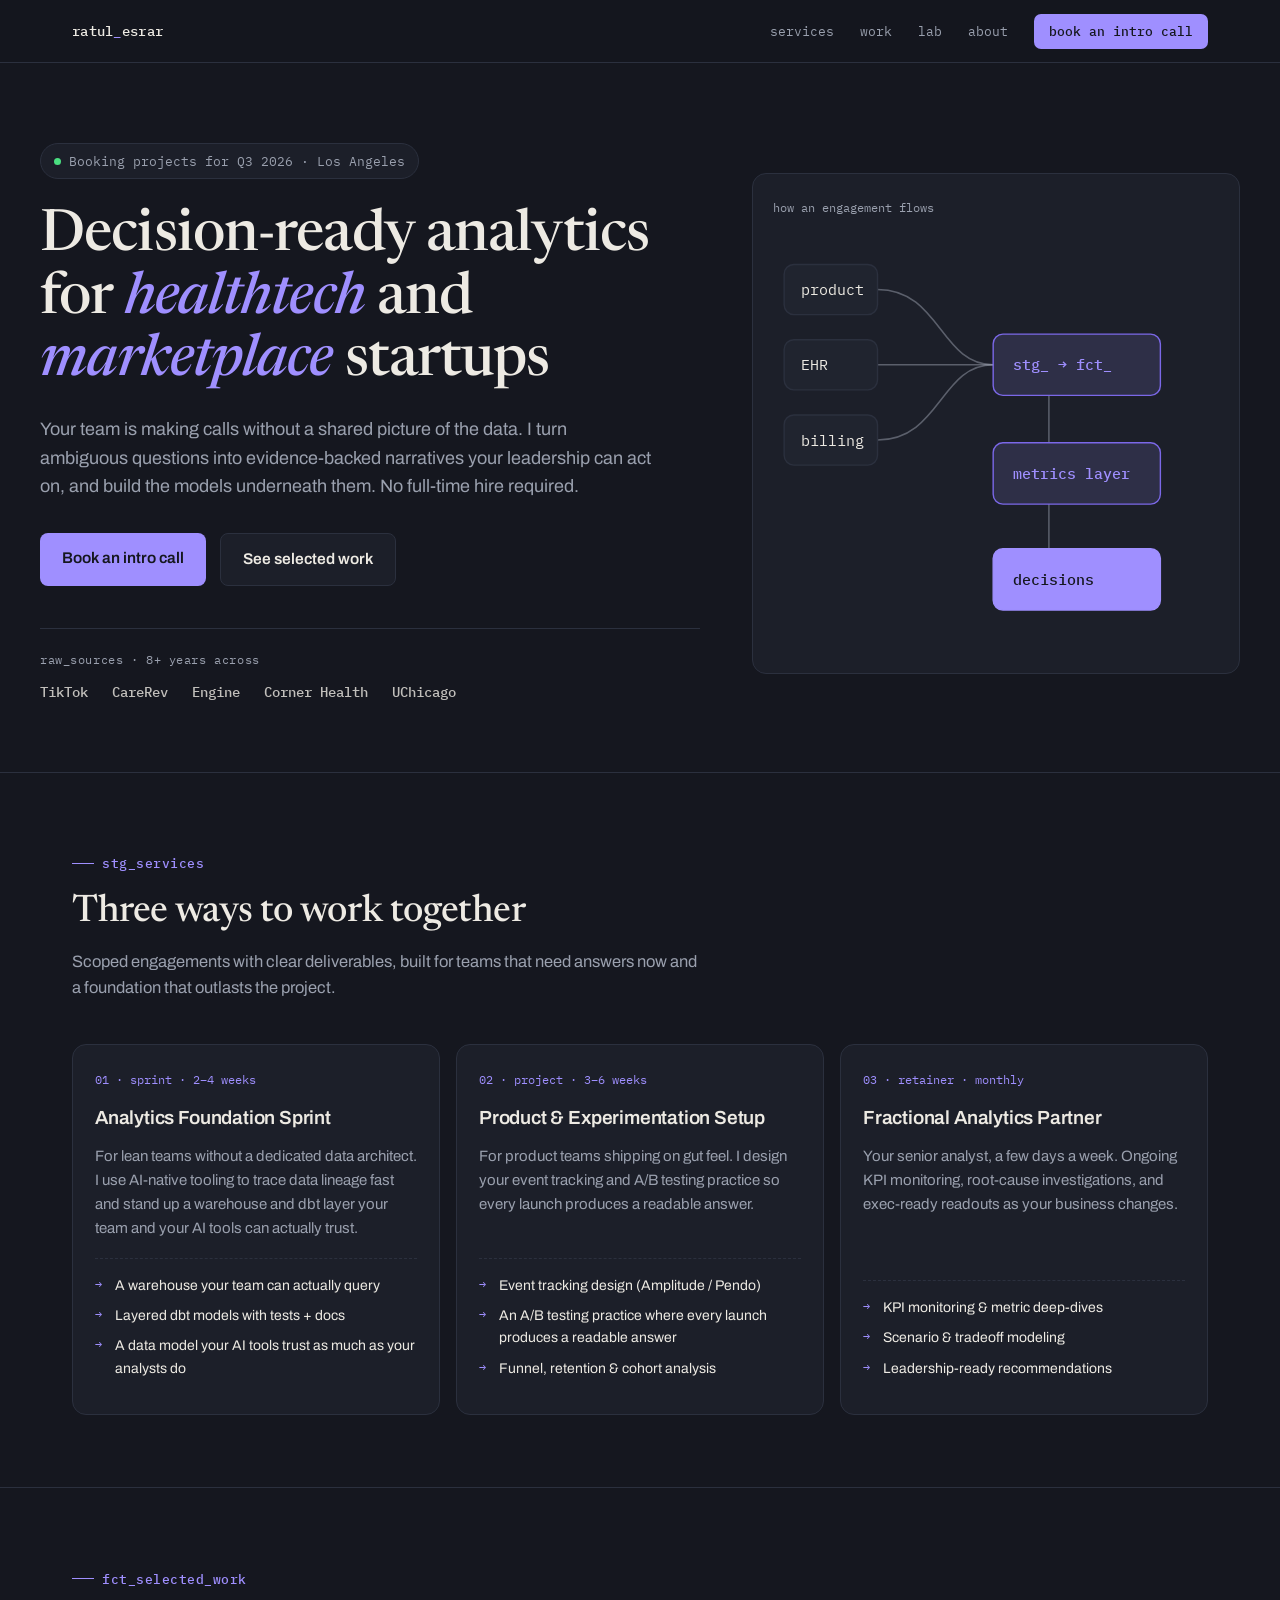
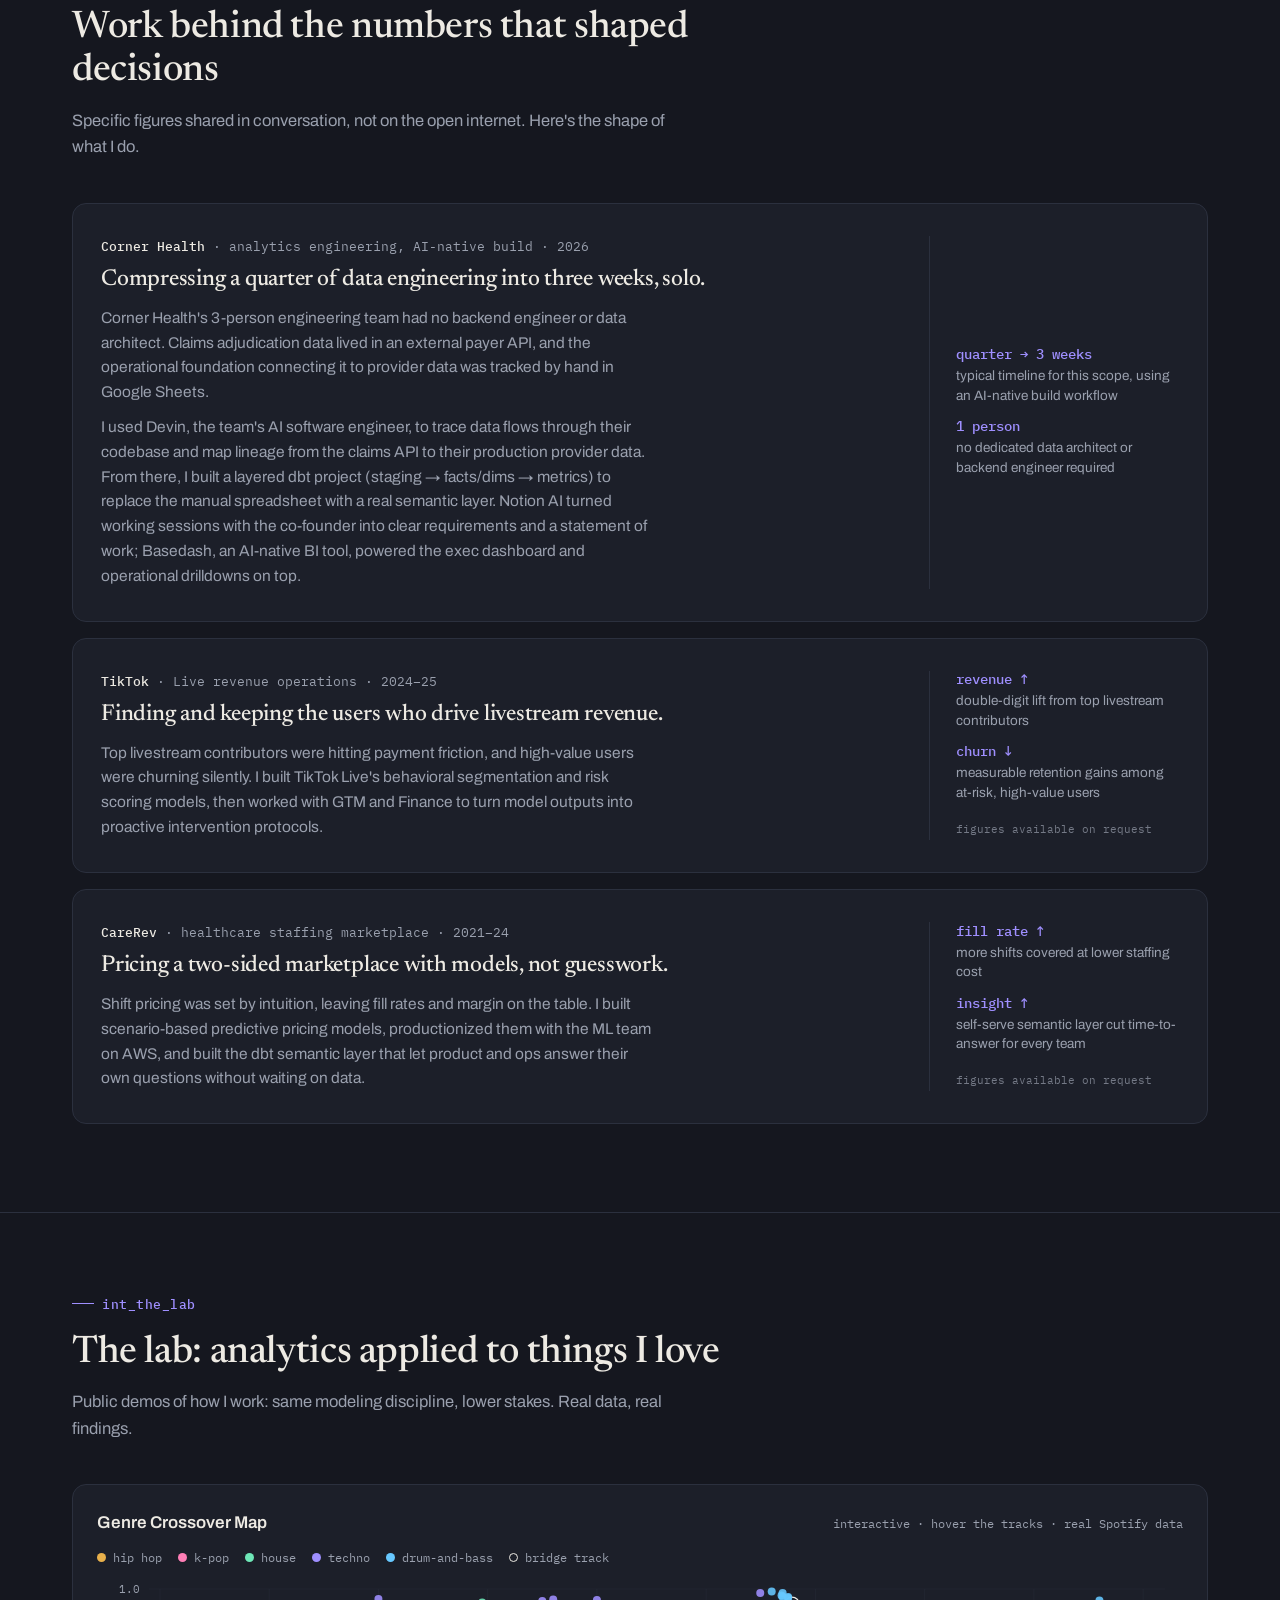
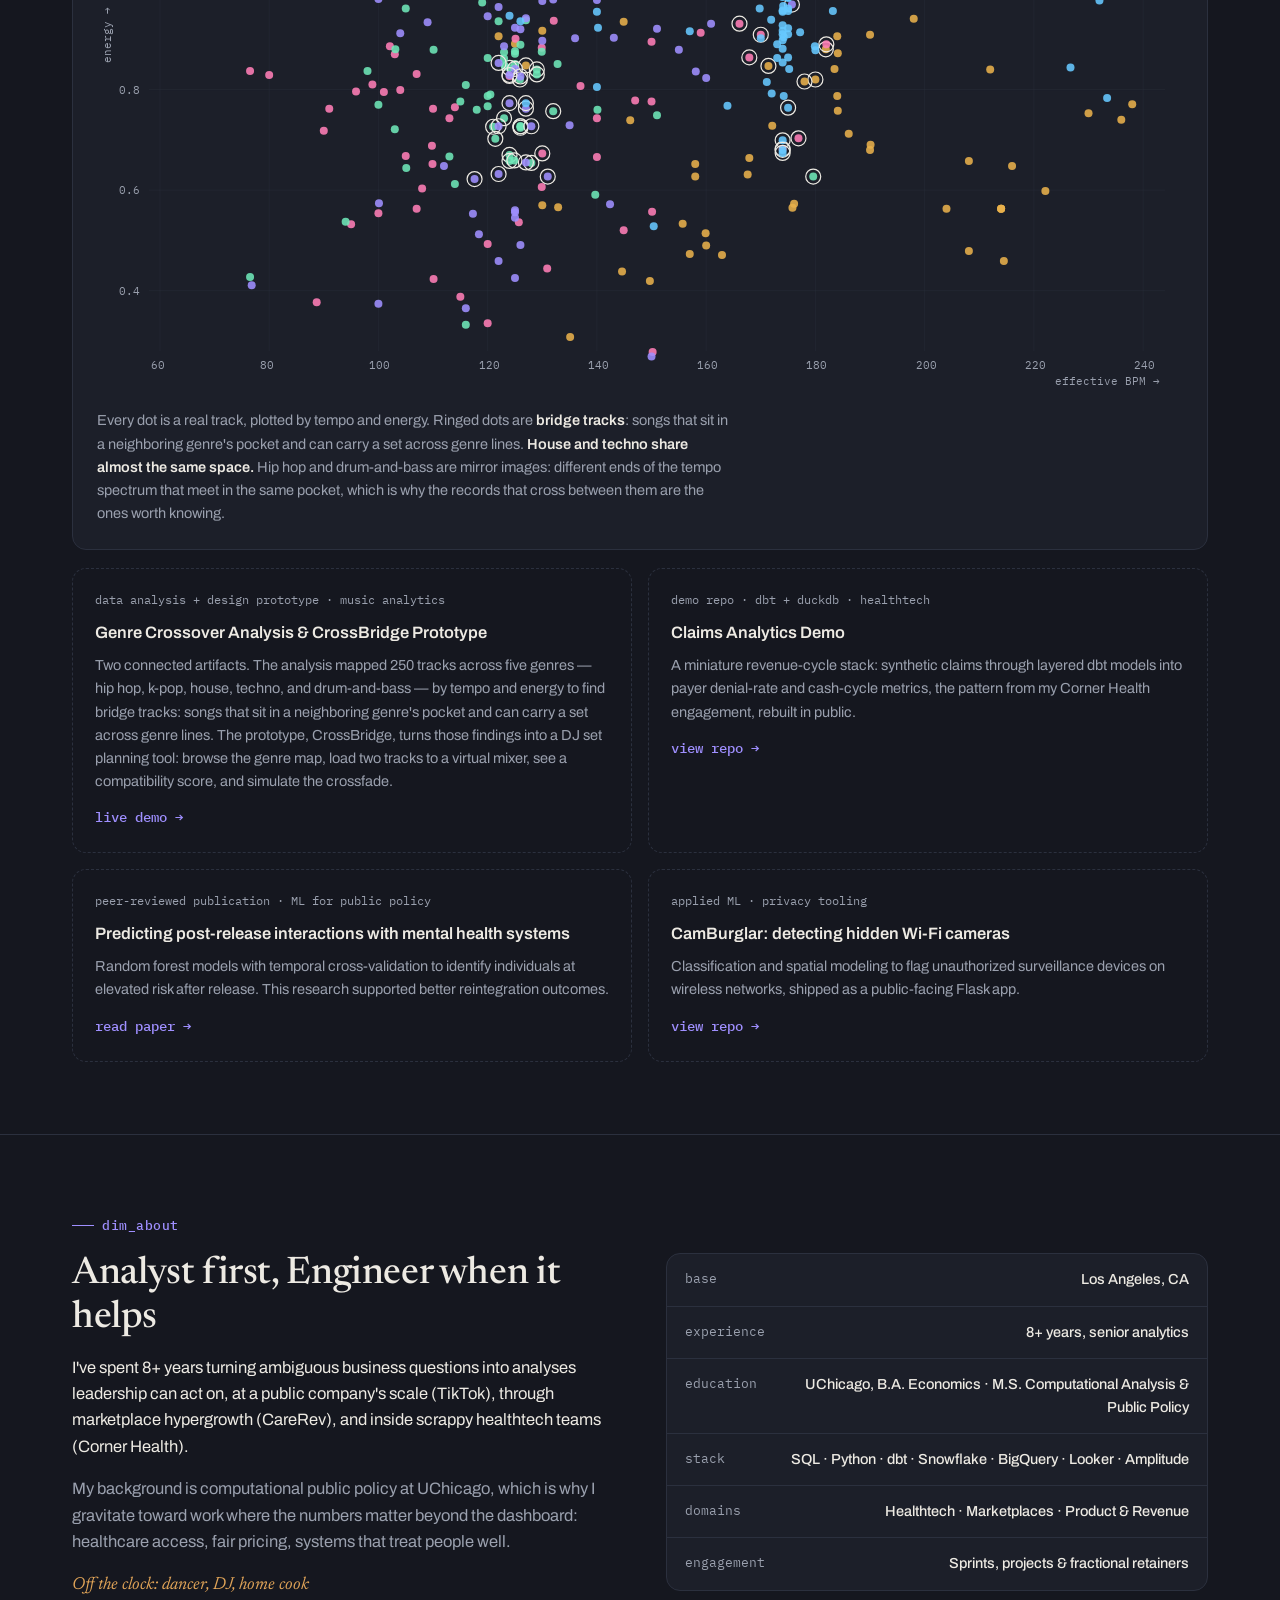
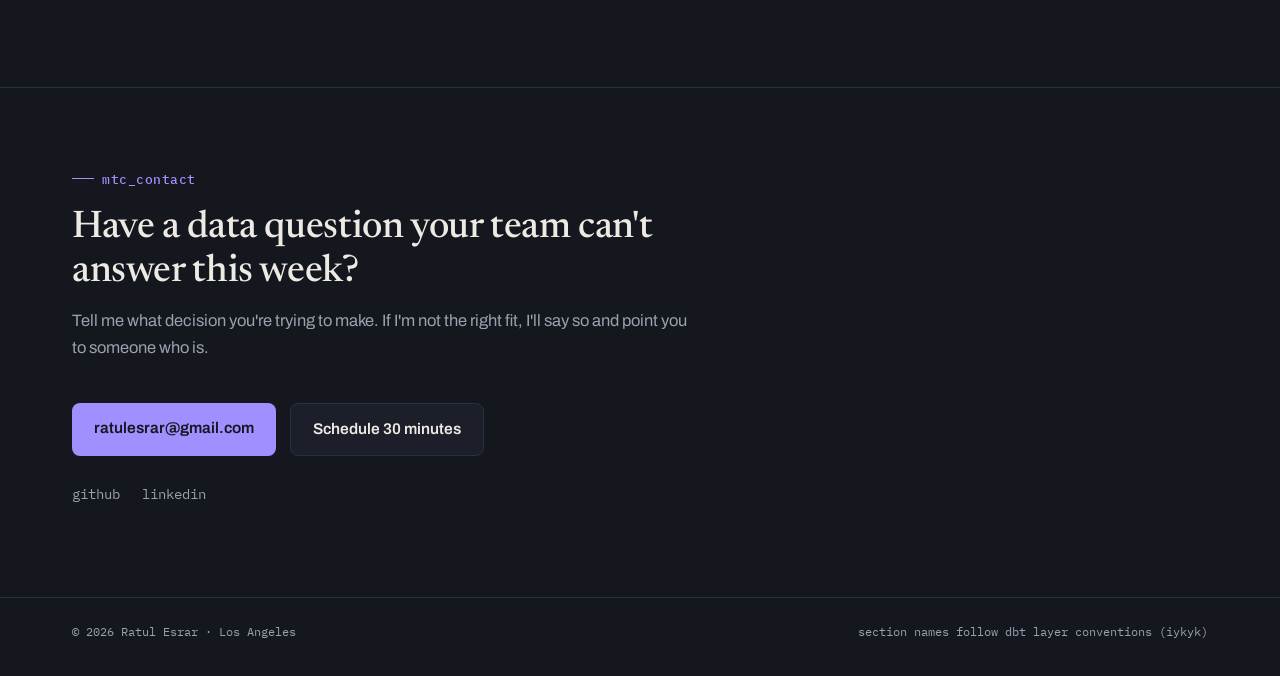
<file: index.html>
<!DOCTYPE html>
<html lang="en">
<head>
<meta charset="UTF-8">
<meta name="viewport" content="width=device-width, initial-scale=1.0">
<title>Ratul Esrar · Fractional Analytics for Healthtech & Marketplaces</title>
<meta name="description" content="Senior analytics partner for healthtech and marketplace startups. I build the data foundation and the decision-ready analysis on top of it, without the full-time hire.">
<link rel="icon" href="assets/favicon.svg" type="image/svg+xml">
<meta property="og:title" content="Ratul Esrar · Fractional Analytics for Healthtech &amp; Marketplaces">
<meta property="og:description" content="Senior analytics partner for healthtech and marketplace startups. I build the data foundation and the decision-ready analysis on top of it, without the full-time hire.">
<meta property="og:image" content="https://ratulesrar3.github.io/assets/og-image.png">
<meta property="og:image:width" content="1200">
<meta property="og:image:height" content="630">
<meta property="og:type" content="website">
<meta name="twitter:card" content="summary_large_image">
<link rel="preconnect" href="https://fonts.googleapis.com">
<link rel="preconnect" href="https://fonts.gstatic.com" crossorigin>
<link href="https://fonts.googleapis.com/css2?family=Newsreader:ital,opsz,wght@0,6..72,400;0,6..72,500;0,6..72,600;1,6..72,400;1,6..72,500&family=Archivo:wght@400;500;600;700&family=IBM+Plex+Mono:wght@400;500&display=swap" rel="stylesheet">
<link rel="stylesheet" href="assets/css/style.css">

</head>
<body>

<header>
  <div class="wrap nav">
    <a class="nav-name" href="#top">ratul<span>_</span>esrar</a>
    <ul class="nav-links">
      <li><a href="#services">services</a></li>
      <li><a href="#work">work</a></li>
      <li><a href="#lab">lab</a></li>
      <li><a href="#about">about</a></li>
      <li><a class="nav-cta" href="https://calendar.app.google/bMBSs6eVJkTpQRSD9">book an intro call</a></li>
    </ul>
  </div>
</header>

<main id="top">

  <!-- ================= HERO ================= -->
  <div class="wrap hero">
    <div class="hero-grid">
      <div>
        <div class="badge"><span class="dot"></span>Booking projects for Q3 2026 · Los Angeles</div>
        <h1>Decision-ready analytics for <em>healthtech</em> and <em>marketplace</em> startups</h1>
        <p class="hero-sub">Your team is making calls without a shared picture of the data. I turn ambiguous questions into evidence-backed narratives your leadership can act on, and build the models underneath them. No full-time hire required.</p>
        <div class="hero-ctas">
          <a class="btn btn-primary" href="https://calendar.app.google/bMBSs6eVJkTpQRSD9">Book an intro call</a>
          <a class="btn btn-ghost" href="#work">See selected work</a>
        </div>
        <div class="proof">
          <div class="proof-label">raw_sources · 8+ years across</div>
          <div class="proof-logos">
            <span>TikTok</span><span>CareRev</span><span>Engine</span><span>Corner Health</span><span>UChicago</span>
          </div>
        </div>
      </div>

      <div class="lineage" aria-hidden="true">
        <div class="lineage-title">how an engagement flows</div>
        <svg viewBox="0 0 320 300" role="img" aria-label="Diagram showing raw data sources flowing through modeled layers into decisions">
          <path class="l-edge" d="M75 42 C 120 42, 120 96, 158 96"/>
          <path class="l-edge" d="M75 96 L 158 96"/>
          <path class="l-edge" d="M75 150 C 120 150, 120 96, 158 96"/>
          <path class="l-edge" d="M198 118 L 198 152"/>
          <path class="l-edge" d="M198 196 L 198 228"/>
          <rect class="l-chip" x="8" y="24" width="67" height="36" rx="7"/>
          <text class="l-text" x="20" y="46">product</text>
          <rect class="l-chip" x="8" y="78" width="67" height="36" rx="7"/>
          <text class="l-text" x="20" y="100">EHR</text>
          <rect class="l-chip" x="8" y="132" width="67" height="36" rx="7"/>
          <text class="l-text" x="20" y="154">billing</text>
          <rect class="l-chip-hl" x="158" y="74" width="120" height="44" rx="7"/>
          <text class="l-text l-text-hl" x="172" y="100">stg_ → fct_</text>
          <rect class="l-chip-hl" x="158" y="152" width="120" height="44" rx="7"/>
          <text class="l-text l-text-hl" x="172" y="178">metrics layer</text>
          <rect class="l-chip-final" x="158" y="228" width="120" height="44" rx="7"/>
          <text class="l-text l-text-final" x="172" y="254">decisions</text>
        </svg>
      </div>
    </div>
  </div>

  <!-- ================= SERVICES ================= -->
  <section id="services">
    <div class="wrap">
      <div class="eyebrow">stg_services</div>
      <h2>Three ways to work together</h2>
      <p class="section-sub">Scoped engagements with clear deliverables, built for teams that need answers now and a foundation that outlasts the project.</p>
      <div class="svc-grid">
        <div class="svc">
          <div class="svc-tag">01 · sprint · 2–4 weeks</div>
          <h3>Analytics Foundation Sprint</h3>
          <p>For lean teams without a dedicated data architect. I use AI-native tooling to trace data lineage fast and stand up a warehouse and dbt layer your team and your AI tools can actually trust.</p>
          <ul>
            <li>A warehouse your team can actually query</li>
            <li>Layered dbt models with tests + docs</li>
            <li>A data model your AI tools trust as much as your analysts do</li>
          </ul>
        </div>
        <div class="svc">
          <div class="svc-tag">02 · project · 3–6 weeks</div>
          <h3>Product &amp; Experimentation Setup</h3>
          <p>For product teams shipping on gut feel. I design your event tracking and A/B testing practice so every launch produces a readable answer.</p>
          <ul>
            <li>Event tracking design (Amplitude / Pendo)</li>
            <li>An A/B testing practice where every launch produces a readable answer</li>
            <li>Funnel, retention &amp; cohort analysis</li>
          </ul>
        </div>
        <div class="svc">
          <div class="svc-tag">03 · retainer · monthly</div>
          <h3>Fractional Analytics Partner</h3>
          <p>Your senior analyst, a few days a week. Ongoing KPI monitoring, root-cause investigations, and exec-ready readouts as your business changes.</p>
          <ul>
            <li>KPI monitoring &amp; metric deep-dives</li>
            <li>Scenario &amp; tradeoff modeling</li>
            <li>Leadership-ready recommendations</li>
          </ul>
        </div>
      </div>
    </div>
  </section>

  <!-- ================= CASE STUDIES ================= -->
  <section id="work">
    <div class="wrap">
      <div class="eyebrow">fct_selected_work</div>
      <h2>Work behind the numbers that shaped decisions</h2>
      <p class="section-sub">Specific figures shared in conversation, not on the open internet. Here's the shape of what I do.</p>

      <article class="case">
        <div>
          <div class="case-org"><b>Corner Health</b> · analytics engineering, AI-native build · 2026</div>
          <h3>Compressing a quarter of data engineering into three weeks, solo.</h3>
          <p>Corner Health's 3-person engineering team had no backend engineer or data architect. Claims adjudication data lived in an external payer API, and the operational foundation connecting it to provider data was tracked by hand in Google Sheets.</p>
          <p>I used Devin, the team's AI software engineer, to trace data flows through their codebase and map lineage from the claims API to their production provider data. From there, I built a layered dbt project (staging → facts/dims → metrics) to replace the manual spreadsheet with a real semantic layer. Notion AI turned working sessions with the co-founder into clear requirements and a statement of work; Basedash, an AI-native BI tool, powered the exec dashboard and operational drilldowns on top.</p>
        </div>
        <div class="outcomes">
          <div><div class="outcome-dir">quarter → 3 weeks</div><div class="outcome-label">typical timeline for this scope, using an AI-native build workflow</div></div>
          <div><div class="outcome-dir">1 person</div><div class="outcome-label">no dedicated data architect or backend engineer required</div></div>
        </div>
      </article>

      <article class="case">
        <div>
          <div class="case-org"><b>TikTok</b> · Live revenue operations · 2024–25</div>
          <h3>Finding and keeping the users who drive livestream revenue.</h3>
          <p>Top livestream contributors were hitting payment friction, and high-value users were churning silently. I built TikTok Live's behavioral segmentation and risk scoring models, then worked with GTM and Finance to turn model outputs into proactive intervention protocols.</p>
        </div>
        <div class="outcomes">
          <div><div class="outcome-dir">revenue ↑</div><div class="outcome-label">double-digit lift from top livestream contributors</div></div>
          <div><div class="outcome-dir">churn ↓</div><div class="outcome-label">measurable retention gains among at-risk, high-value users</div></div>
          <div class="nda">figures available on request</div>
        </div>
      </article>

      <article class="case">
        <div>
          <div class="case-org"><b>CareRev</b> · healthcare staffing marketplace · 2021–24</div>
          <h3>Pricing a two-sided marketplace with models, not guesswork.</h3>
          <p>Shift pricing was set by intuition, leaving fill rates and margin on the table. I built scenario-based predictive pricing models, productionized them with the ML team on AWS, and built the dbt semantic layer that let product and ops answer their own questions without waiting on data.</p>
        </div>
        <div class="outcomes">
          <div><div class="outcome-dir">fill rate ↑</div><div class="outcome-label">more shifts covered at lower staffing cost</div></div>
          <div><div class="outcome-dir">insight ↑</div><div class="outcome-label">self-serve semantic layer cut time-to-answer for every team</div></div>
          <div class="nda">figures available on request</div>
        </div>
      </article>
    </div>
  </section>

  <!-- ================= LAB ================= -->
  <section id="lab">
    <div class="wrap">
      <div class="eyebrow">int_the_lab</div>
      <h2>The lab: analytics applied to things I love</h2>
      <p class="section-sub">Public demos of how I work: same modeling discipline, lower stakes. Real data, real findings.</p>

      <div class="viz-shell">
        <div class="viz-head">
          <div class="viz-title">Genre Crossover Map</div>
          <div class="viz-note">interactive · hover the tracks · real Spotify data</div>
        </div>
        <div class="legend" id="legend"></div>
        <div id="vizWrap">
          <canvas id="viz"></canvas>
          <div id="tip"></div>
        </div>
        <p class="viz-caption">Every dot is a real track, plotted by tempo and energy. Ringed dots are <b>bridge tracks</b>: songs that sit in a neighboring genre's pocket and can carry a set across genre lines. <b>House and techno share almost the same space.</b> Hip hop and drum-and-bass are mirror images: different ends of the tempo spectrum that meet in the same pocket, which is why the records that cross between them are the ones worth knowing.</p>
      </div>

      <div class="res-grid">
        <div class="res">
          <div class="res-tag">data analysis + design prototype · music analytics</div>
          <h3>Genre Crossover Analysis &amp; CrossBridge Prototype</h3>
          <p>Two connected artifacts. The analysis mapped 250 tracks across five genres — hip hop, k-pop, house, techno, and drum-and-bass — by tempo and energy to find bridge tracks: songs that sit in a neighboring genre's pocket and can carry a set across genre lines. The prototype, CrossBridge, turns those findings into a DJ set planning tool: browse the genre map, load two tracks to a virtual mixer, see a compatibility score, and simulate the crossfade.</p>
          <a href="https://ratulesrar3.github.io/crossbridge">live demo →</a>
        </div>
        <div class="res">
          <div class="res-tag">demo repo · dbt + duckdb · healthtech</div>
          <h3>Claims Analytics Demo</h3>
          <p>A miniature revenue-cycle stack: synthetic claims through layered dbt models into payer denial-rate and cash-cycle metrics, the pattern from my Corner Health engagement, rebuilt in public.</p>
          <a href="https://github.com/ratulesrar3/claims-analytics-dbt">view repo →</a>
        </div>
        <div class="res">
          <div class="res-tag">peer-reviewed publication · ML for public policy</div>
          <h3>Predicting post-release interactions with mental health systems</h3>
          <p>Random forest models with temporal cross-validation to identify individuals at elevated risk after release. This research supported better reintegration outcomes.</p>
          <a href="https://drive.google.com/file/d/1fSx8Vbvb4ztw9LDOut31icQf3LsI2UFL/view?usp=sharing">read paper →</a>
        </div>
        <div class="res">
          <div class="res-tag">applied ML · privacy tooling</div>
          <h3>CamBurglar: detecting hidden Wi-Fi cameras</h3>
          <p>Classification and spatial modeling to flag unauthorized surveillance devices on wireless networks, shipped as a public-facing Flask app.</p>
          <a href="https://github.com/ratulesrar3/camburglar">view repo →</a>
        </div>
      </div>
    </div>
  </section>

  <!-- ================= ABOUT ================= -->
  <section id="about">
    <div class="wrap">
      <div class="eyebrow">dim_about</div>
      <div class="about-grid">
        <div class="about">
          <h2>Analyst first, Engineer when it helps</h2>
          <p>I've spent 8+ years turning ambiguous business questions into analyses leadership can act on, at a public company's scale (TikTok), through marketplace hypergrowth (CareRev), and inside scrappy healthtech teams (Corner Health).</p>
          <p class="aside">My background is computational public policy at UChicago, which is why I gravitate toward work where the numbers matter beyond the dashboard: healthcare access, fair pricing, systems that treat people well.</p>
          <p class="music">Off the clock: dancer, DJ, home cook</p>
        </div>
        <ul class="facts">
          <li><span class="k">base</span><span class="v">Los Angeles, CA</span></li>
          <li><span class="k">experience</span><span class="v">8+ years, senior analytics</span></li>
          <li><span class="k">education</span><span class="v">UChicago, B.A. Economics · M.S. Computational Analysis &amp; Public Policy</span></li>
          <li><span class="k">stack</span><span class="v">SQL · Python · dbt · Snowflake · BigQuery · Looker · Amplitude</span></li>
          <li><span class="k">domains</span><span class="v">Healthtech · Marketplaces · Product &amp; Revenue</span></li>
          <li><span class="k">engagement</span><span class="v">Sprints, projects &amp; fractional retainers</span></li>
        </ul>
      </div>
    </div>
  </section>

  <!-- ================= CONTACT ================= -->
  <section id="contact" class="contact">
    <div class="wrap">
      <div class="eyebrow">mtc_contact</div>
      <h2>Have a data question your team can't answer this week?</h2>
      <p class="section-sub">Tell me what decision you're trying to make. If I'm not the right fit, I'll say so and point you to someone who is.</p>
      <div class="contact-row">
        <a class="btn btn-primary" href="mailto:ratulesrar@gmail.com?subject=Analytics%20project%20inquiry">ratulesrar@gmail.com</a>
        <a class="btn btn-ghost" href="https://calendar.app.google/bMBSs6eVJkTpQRSD9">Schedule 30 minutes</a>
      </div>
      <div class="contact-links">
        <a href="https://github.com/ratulesrar3">github</a>
        <a href="https://linkedin.com/in/ratulesrar">linkedin</a>
      </div>
    </div>
  </section>

</main>

<footer>
  <div class="wrap foot">
    <span>© 2026 Ratul Esrar · Los Angeles</span>
    <span>section names follow dbt layer conventions (iykyk)</span>
  </div>
</footer>

<script src="assets/js/viz.js"></script>


</body>
</html>
</file>
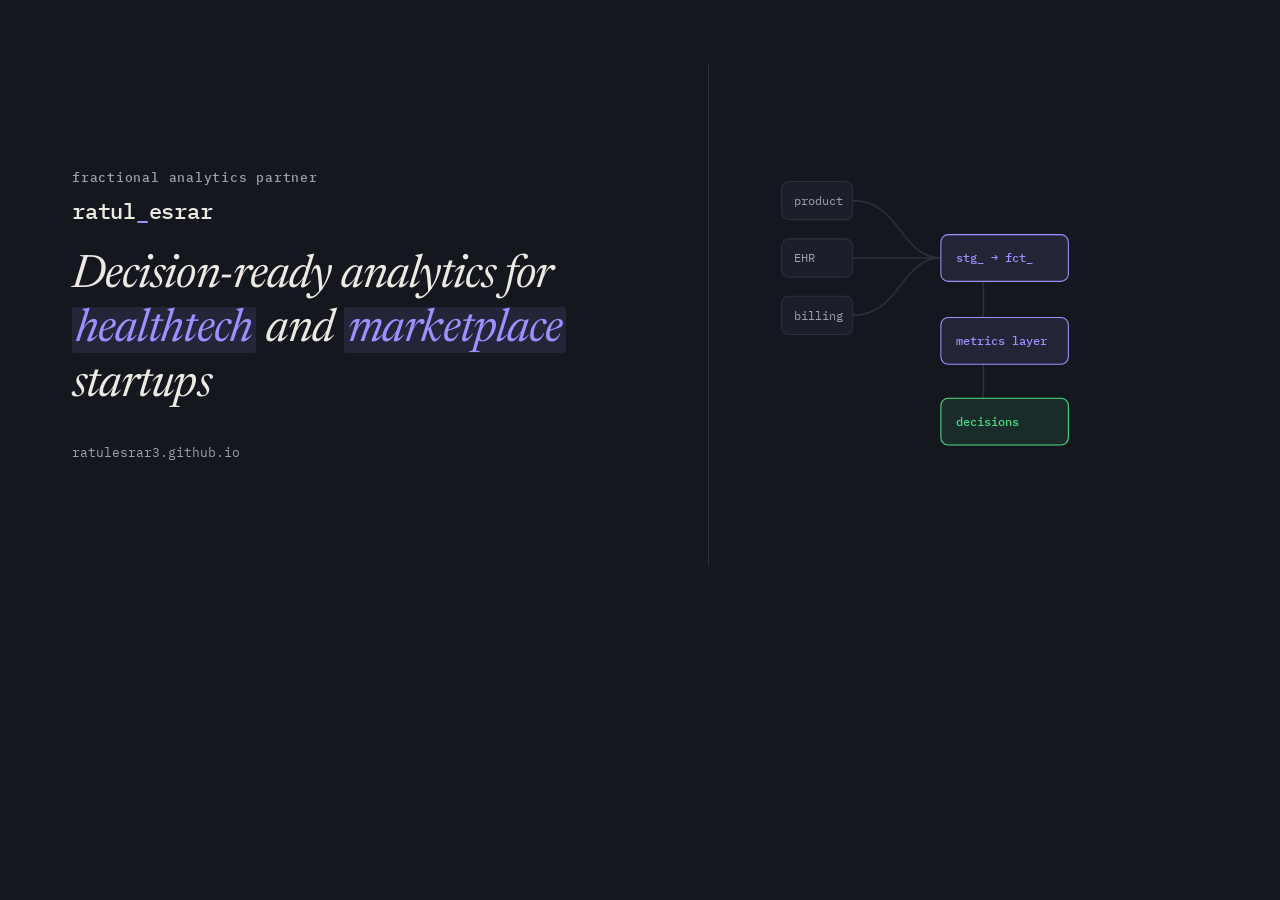
<file: assets/og-preview-1.html>
<!DOCTYPE html>
<html lang="en">
<head>
<meta charset="UTF-8">
<meta name="viewport" content="width=1200">
<title>og:image preview — variant 1: lineage card</title>
<link rel="preconnect" href="https://fonts.googleapis.com">
<link rel="preconnect" href="https://fonts.gstatic.com" crossorigin>
<link href="https://fonts.googleapis.com/css2?family=Newsreader:ital,opsz,wght@1,6..72,400;1,6..72,500&family=Archivo:wght@400;500;600&family=IBM+Plex+Mono:wght@400;500&display=swap" rel="stylesheet">
<style>
  * { margin: 0; padding: 0; box-sizing: border-box; }
  html, body { width: 1200px; height: 630px; overflow: hidden; }
  body {
    background: #15171F;
    color: #EDEAE3;
    font-family: 'Archivo', sans-serif;
    -webkit-font-smoothing: antialiased;
  }

  .card {
    width: 1200px;
    height: 630px;
    background: #15171F;
    display: grid;
    grid-template-columns: 1fr 420px;
    align-items: center;
    padding: 64px 72px;
    gap: 48px;
    position: relative;
  }

  .left {
    display: flex;
    flex-direction: column;
    gap: 24px;
  }

  .eyebrow {
    font-family: 'IBM Plex Mono', monospace;
    font-size: 13px;
    font-weight: 500;
    color: #9AA0AE;
    letter-spacing: 0.06em;
    text-transform: lowercase;
  }

  .name {
    font-family: 'IBM Plex Mono', monospace;
    font-size: 22px;
    font-weight: 500;
    color: #EDEAE3;
    letter-spacing: -0.01em;
  }

  .name span { color: #9F8FFF; }

  h1 {
    font-family: 'Newsreader', Georgia, serif;
    font-style: italic;
    font-size: 46px;
    font-weight: 400;
    line-height: 1.18;
    color: #EDEAE3;
    letter-spacing: -0.02em;
  }

  h1 em {
    font-style: italic;
    color: #9F8FFF;
    background: rgba(159,143,255,0.12);
    padding: 0 4px;
    border-radius: 3px;
  }

  .url {
    font-family: 'IBM Plex Mono', monospace;
    font-size: 13px;
    font-weight: 400;
    color: #9AA0AE;
    margin-top: 8px;
  }

  .diagram {
    display: flex;
    flex-direction: column;
    align-items: center;
    gap: 0;
  }

  .diagram svg {
    width: 340px;
    height: auto;
  }

  /* dim border on right column */
  .right-panel {
    border-left: 1px solid #2B303E;
    padding-left: 48px;
    height: 100%;
    display: flex;
    align-items: center;
    justify-content: center;
  }
</style>
</head>
<body>
<div class="card">
  <div class="left">
    <div>
      <div class="eyebrow">fractional analytics partner</div>
      <div class="name" style="margin-top:10px">ratul<span>_</span>esrar</div>
    </div>
    <h1>Decision-ready analytics for <em>healthtech</em> and <em>marketplace</em> startups</h1>
    <div class="url">ratulesrar3.github.io</div>
  </div>
  <div class="right-panel">
    <div class="diagram">
      <svg viewBox="0 0 320 300" xmlns="http://www.w3.org/2000/svg">
        <defs>
          <style>
            .l-edge { fill: none; stroke: #2B303E; stroke-width: 1.5; }
            .l-chip { fill: #1C1F29; stroke: #2B303E; stroke-width: 1; }
            .l-chip-hl { fill: rgba(159,143,255,0.10); stroke: #9F8FFF; stroke-width: 1; }
            .l-chip-final { fill: rgba(74,222,128,0.10); stroke: #4ADE80; stroke-width: 1; }
            .l-text { font-family: 'IBM Plex Mono', monospace; font-size: 11px; fill: #9AA0AE; }
            .l-text-hl { fill: #9F8FFF; font-weight: 500; }
            .l-text-final { fill: #4ADE80; font-weight: 500; }
          </style>
        </defs>
        <path class="l-edge" d="M75 42 C 120 42, 120 96, 158 96"/>
        <path class="l-edge" d="M75 96 L 158 96"/>
        <path class="l-edge" d="M75 150 C 120 150, 120 96, 158 96"/>
        <path class="l-edge" d="M198 118 L 198 152"/>
        <path class="l-edge" d="M198 196 L 198 228"/>
        <rect class="l-chip" x="8" y="24" width="67" height="36" rx="7"/>
        <text class="l-text" x="20" y="46">product</text>
        <rect class="l-chip" x="8" y="78" width="67" height="36" rx="7"/>
        <text class="l-text" x="20" y="100">EHR</text>
        <rect class="l-chip" x="8" y="132" width="67" height="36" rx="7"/>
        <text class="l-text" x="20" y="154">billing</text>
        <rect class="l-chip-hl" x="158" y="74" width="120" height="44" rx="7"/>
        <text class="l-text l-text-hl" x="172" y="100">stg_ → fct_</text>
        <rect class="l-chip-hl" x="158" y="152" width="120" height="44" rx="7"/>
        <text class="l-text l-text-hl" x="172" y="178">metrics layer</text>
        <rect class="l-chip-final" x="158" y="228" width="120" height="44" rx="7"/>
        <text class="l-text l-text-final" x="172" y="254">decisions</text>
      </svg>
    </div>
  </div>
</div>
</body>
</html>
</file>
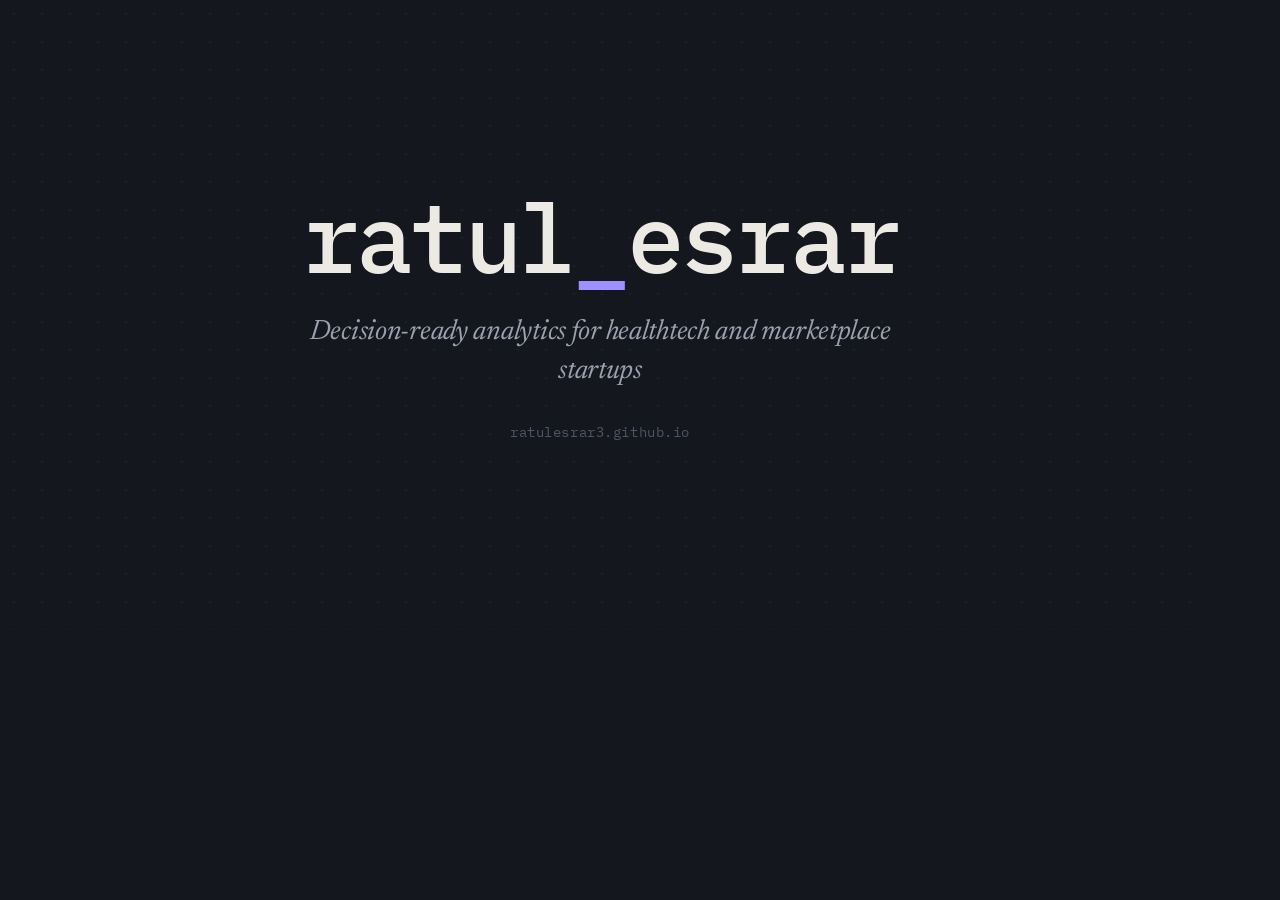
<file: assets/og-preview-2.html>
<!DOCTYPE html>
<html lang="en">
<head>
<meta charset="UTF-8">
<meta name="viewport" content="width=1200">
<title>og:image preview — variant 2: terminal card</title>
<link rel="preconnect" href="https://fonts.googleapis.com">
<link rel="preconnect" href="https://fonts.gstatic.com" crossorigin>
<link href="https://fonts.googleapis.com/css2?family=Newsreader:ital,opsz,wght@1,6..72,400&family=IBM+Plex+Mono:wght@400;500&display=swap" rel="stylesheet">
<style>
  * { margin: 0; padding: 0; box-sizing: border-box; }
  html, body { width: 1200px; height: 630px; overflow: hidden; }
  body {
    background: #15171F;
    color: #EDEAE3;
    -webkit-font-smoothing: antialiased;
    display: flex;
    align-items: center;
    justify-content: center;
    position: relative;
  }

  /* subtle dot-grid texture */
  body::before {
    content: '';
    position: absolute;
    inset: 0;
    background-image: radial-gradient(circle, #2B303E 1px, transparent 1px);
    background-size: 28px 28px;
    opacity: 0.35;
    pointer-events: none;
  }

  .center {
    text-align: center;
    position: relative;
    z-index: 1;
    display: flex;
    flex-direction: column;
    align-items: center;
    gap: 28px;
  }

  .wordmark {
    font-family: 'IBM Plex Mono', 'Courier New', monospace;
    font-size: 96px;
    font-weight: 500;
    color: #EDEAE3;
    letter-spacing: -0.04em;
    line-height: 1;
  }

  .wordmark .cursor { color: #9F8FFF; }

  .tagline {
    font-family: 'Newsreader', Georgia, serif;
    font-style: italic;
    font-size: 28px;
    font-weight: 400;
    color: #9AA0AE;
    letter-spacing: -0.01em;
    max-width: 640px;
    line-height: 1.4;
  }

  .url {
    font-family: 'IBM Plex Mono', monospace;
    font-size: 14px;
    font-weight: 400;
    color: #4D5566;
    letter-spacing: 0.04em;
    margin-top: 4px;
  }
</style>
</head>
<body>
<div class="center">
  <div class="wordmark">ratul<span class="cursor">_</span>esrar</div>
  <div class="tagline">Decision-ready analytics for healthtech and marketplace startups</div>
  <div class="url">ratulesrar3.github.io</div>
</div>
</body>
</html>
</file>
<file: assets/css/style.css>
:root{
    --bg:#15171F;
    --card:#1C1F29;
    --card-2:#20242F;
    --ink:#EDEAE3;
    --muted:#9AA0AE;
    --line:#2B303E;
    --accent:#9F8FFF;
    --accent-deep:#7B68E8;
    --accent-soft:rgba(159,143,255,.14);
    --amber:#E0A458;
    --green:#4ADE80;
    --max:1200px;
  }
  *{margin:0;padding:0;box-sizing:border-box;}
  html{scroll-behavior:smooth;}
  body{
    background:var(--bg);
    color:var(--ink);
    font-family:'Archivo',sans-serif;
    font-size:17px;
    line-height:1.6;
    -webkit-font-smoothing:antialiased;
  }
  ::selection{background:var(--accent);color:#15171F;}
  a{color:inherit;}
  a:focus-visible,button:focus-visible{outline:2px solid var(--accent);outline-offset:3px;border-radius:2px;}

  .wrap{max-width:var(--max);margin:0 auto;padding:0 32px;}
  @media(max-width:600px){.wrap{padding:0 18px;}}

  /* ---------- nav ---------- */
  header{
    position:sticky;top:0;z-index:50;
    background:rgba(21,23,31,.85);
    backdrop-filter:blur(10px);
    border-bottom:1px solid var(--line);
  }
  .nav{display:flex;align-items:center;justify-content:space-between;height:62px;}
  .nav-name{font-family:'IBM Plex Mono',monospace;font-size:14px;font-weight:500;text-decoration:none;letter-spacing:.02em;}
  .nav-name span{color:var(--accent);}
  .nav-links{display:flex;gap:26px;align-items:center;list-style:none;}
  .nav-links a{font-family:'IBM Plex Mono',monospace;font-size:13px;text-decoration:none;color:var(--muted);transition:color .15s;}
  .nav-links a:hover{color:var(--ink);}
  .nav-cta{
    font-family:'IBM Plex Mono',monospace;font-size:13px;font-weight:500;
    background:var(--accent);color:#15171F !important;text-decoration:none;
    padding:9px 15px;border-radius:7px;transition:background .15s;
  }
  .nav-cta:hover{background:#B7ABFF;}
  @media(max-width:720px){.nav-links li:not(:last-child){display:none;}}

  /* ---------- eyebrows ---------- */
  .eyebrow{
    font-family:'IBM Plex Mono',monospace;font-size:12.5px;font-weight:500;
    color:var(--accent);letter-spacing:.04em;
    display:inline-flex;align-items:center;gap:8px;margin-bottom:18px;
  }
  .eyebrow::before{content:"";width:22px;height:1px;background:var(--accent);}

  /* ---------- hero ---------- */
  .hero{padding:80px 0 68px;}
  .hero-grid{display:grid;grid-template-columns:1.15fr .85fr;gap:52px;align-items:center;}
  .badge{
    display:inline-flex;align-items:center;gap:8px;
    font-family:'IBM Plex Mono',monospace;font-size:12.5px;color:var(--muted);
    border:1px solid var(--line);background:var(--card);
    padding:7px 13px;border-radius:99px;margin-bottom:26px;
  }
  .badge .dot{width:7px;height:7px;border-radius:50%;background:var(--green);}
  h1{
    font-family:'Newsreader',serif;font-weight:500;
    font-size:clamp(36px,5.4vw,58px);line-height:1.08;letter-spacing:-.015em;
    margin-bottom:22px;
  }
  h1 em{font-style:italic;color:var(--accent);}
  .hero-sub{font-size:18px;color:var(--muted);max-width:34em;margin-bottom:32px;}
  .hero-ctas{display:flex;gap:14px;flex-wrap:wrap;margin-bottom:42px;}
  .btn{
    font-family:'Archivo',sans-serif;font-weight:600;font-size:15.5px;
    padding:13px 22px;border-radius:8px;text-decoration:none;transition:all .15s;
    display:inline-block;
  }
  .btn-primary{background:var(--accent);color:#15171F;}
  .btn-primary:hover{background:#B7ABFF;transform:translateY(-1px);}
  .btn-ghost{border:1px solid var(--line);background:var(--card);color:var(--ink);}
  .btn-ghost:hover{border-color:var(--accent);}
  .proof{border-top:1px solid var(--line);padding-top:22px;}
  .proof-label{font-family:'IBM Plex Mono',monospace;font-size:11.5px;color:var(--muted);margin-bottom:12px;letter-spacing:.05em;}
  .proof-logos{display:flex;gap:24px;flex-wrap:wrap;font-family:'IBM Plex Mono',monospace;font-size:14px;font-weight:500;}
  .proof-logos span{opacity:.8;}

  /* ---------- lineage diagram ---------- */
  .lineage{background:var(--card);border:1px solid var(--line);border-radius:14px;padding:24px 20px;}
  .lineage-title{font-family:'IBM Plex Mono',monospace;font-size:12px;color:var(--muted);margin-bottom:14px;}
  .lineage svg{width:100%;height:auto;display:block;}
  .l-chip{fill:var(--card-2);stroke:var(--line);}
  .l-chip-hl{fill:var(--accent-soft);stroke:var(--accent-deep);}
  .l-chip-final{fill:var(--accent);stroke:var(--accent);}
  .l-text{font-family:'IBM Plex Mono',monospace;font-size:10.5px;fill:var(--ink);}
  .l-text-hl{fill:var(--accent);font-weight:500;}
  .l-text-final{fill:#15171F;font-weight:500;}
  .l-edge{stroke:var(--muted);stroke-width:1.1;fill:none;opacity:.5;}
  @media(prefers-reduced-motion:no-preference){
    .l-edge{stroke-dasharray:200;stroke-dashoffset:200;animation:draw 1.1s ease forwards;}
    .l-edge:nth-of-type(2){animation-delay:.15s;}
    .l-edge:nth-of-type(3){animation-delay:.3s;}
    @keyframes draw{to{stroke-dashoffset:0;}}
  }

  /* ---------- sections ---------- */
  section{padding:72px 0;border-top:1px solid var(--line);}
  h2{
    font-family:'Newsreader',serif;font-weight:500;
    font-size:clamp(27px,3.4vw,38px);letter-spacing:-.01em;line-height:1.15;
    margin-bottom:14px;max-width:20em;
  }
  .section-sub{color:var(--muted);max-width:38em;margin-bottom:42px;font-size:16.5px;}

  /* services */
  .svc-grid{display:grid;grid-template-columns:repeat(3,1fr);gap:16px;}
  .svc{
    background:var(--card);border:1px solid var(--line);border-radius:14px;
    padding:26px 22px;display:flex;flex-direction:column;transition:border-color .15s, transform .15s;
  }
  .svc:hover{border-color:var(--accent-deep);transform:translateY(-2px);}
  .svc-tag{font-family:'IBM Plex Mono',monospace;font-size:11.5px;color:var(--accent);margin-bottom:14px;}
  .svc h3{font-weight:600;font-size:19px;margin-bottom:10px;letter-spacing:-.01em;}
  .svc p{font-size:15px;color:var(--muted);margin-bottom:18px;}
  .svc ul{list-style:none;margin-top:auto;border-top:1px dashed var(--line);padding-top:16px;}
  .svc li{font-size:14px;padding-left:20px;position:relative;margin-bottom:8px;}
  .svc li::before{content:"→";position:absolute;left:0;color:var(--accent);font-family:'IBM Plex Mono',monospace;font-size:12px;}

  /* case studies */
  .case{
    background:var(--card);border:1px solid var(--line);border-radius:14px;
    padding:32px 28px;margin-bottom:16px;
    display:grid;grid-template-columns:1fr 250px;gap:34px;
  }
  .case-org{font-family:'IBM Plex Mono',monospace;font-size:12.5px;color:var(--muted);margin-bottom:10px;}
  .case-org b{color:var(--ink);font-weight:500;}
  .case h3{font-family:'Newsreader',serif;font-weight:500;font-size:23px;line-height:1.22;letter-spacing:-.01em;margin-bottom:12px;}
  .case p{font-size:15.5px;color:var(--muted);max-width:36em;}
  .case p + p{margin-top:10px;}
  .outcomes{display:flex;flex-direction:column;gap:14px;border-left:1px solid var(--line);padding-left:26px;justify-content:center;}
  .outcome-dir{font-family:'IBM Plex Mono',monospace;font-size:14px;font-weight:500;color:var(--accent);line-height:1;}
  .outcome-dir.amber{color:var(--amber);}
  .outcome-label{font-size:13.5px;color:var(--muted);margin-top:5px;line-height:1.45;}
  .nda{font-family:'IBM Plex Mono',monospace;font-size:11px;color:var(--muted);opacity:.7;margin-top:4px;}

  /* lab / interactive viz */
  .viz-shell{background:var(--card);border:1px solid var(--line);border-radius:14px;padding:24px;position:relative;}
  .viz-head{display:flex;justify-content:space-between;align-items:baseline;gap:16px;flex-wrap:wrap;margin-bottom:6px;}
  .viz-title{font-weight:600;font-size:17px;}
  .viz-note{font-family:'IBM Plex Mono',monospace;font-size:11.5px;color:var(--muted);}
  .legend{display:flex;gap:16px;flex-wrap:wrap;margin:12px 0 6px;}
  .legend span{font-family:'IBM Plex Mono',monospace;font-size:12px;color:var(--muted);display:inline-flex;align-items:center;gap:7px;}
  .legend i{width:9px;height:9px;border-radius:50%;display:inline-block;}
  .legend .ring i{background:transparent;border:1.5px solid var(--ink);}
  #vizWrap{position:relative;}
  #viz{width:100%;height:420px;display:block;cursor:crosshair;}
  #tip{
    position:absolute;pointer-events:none;display:none;z-index:5;
    background:#0F1117;border:1px solid var(--line);border-radius:9px;
    padding:10px 12px;font-size:13px;line-height:1.5;max-width:230px;
    box-shadow:0 10px 28px rgba(0,0,0,.45);
  }
  #tip .t-title{font-weight:600;}
  #tip .t-meta{font-family:'IBM Plex Mono',monospace;font-size:11.5px;color:var(--muted);}
  #tip .t-bridge{font-family:'IBM Plex Mono',monospace;font-size:11.5px;color:var(--amber);margin-top:3px;}
  .viz-caption{font-size:14.5px;color:var(--muted);margin-top:16px;max-width:44em;}
  .viz-caption b{color:var(--ink);font-weight:600;}

  /* research cards */
  .res-grid{display:grid;grid-template-columns:1fr 1fr;gap:16px;margin-top:18px;}
  .res{border:1px dashed var(--line);border-radius:14px;padding:22px;}
  .res-tag{font-family:'IBM Plex Mono',monospace;font-size:11.5px;color:var(--muted);margin-bottom:10px;}
  .res h3{font-size:16.5px;font-weight:600;margin-bottom:8px;}
  .res p{font-size:14.5px;color:var(--muted);margin-bottom:10px;}
  .res a{color:var(--accent);font-weight:500;text-decoration:none;font-size:13.5px;font-family:'IBM Plex Mono',monospace;}
  .res a:hover{text-decoration:underline;}

  /* about */
  .about-grid{display:grid;grid-template-columns:1fr 1fr;gap:52px;align-items:start;}
  .about p{font-size:16.5px;margin-bottom:16px;max-width:34em;}
  .about .aside{color:var(--muted);}
  .about .music{color:var(--amber);font-style:italic;font-family:'Newsreader',serif;font-size:17.5px;}
  .facts{list-style:none;border:1px solid var(--line);border-radius:14px;background:var(--card);overflow:hidden;}
  .facts li{
    display:flex;justify-content:space-between;gap:16px;
    padding:14px 18px;font-size:14.5px;border-bottom:1px solid var(--line);
  }
  .facts li:last-child{border-bottom:none;}
  .facts .k{font-family:'IBM Plex Mono',monospace;font-size:12.5px;color:var(--muted);}
  .facts .v{font-weight:500;text-align:right;}

  /* contact */
  .contact{padding-bottom:92px;}
  .contact h2{max-width:17em;}
  .contact-row{display:flex;gap:14px;flex-wrap:wrap;margin-top:32px;}
  .contact-links{margin-top:28px;display:flex;gap:22px;font-family:'IBM Plex Mono',monospace;font-size:13.5px;}
  .contact-links a{color:var(--muted);text-decoration:none;}
  .contact-links a:hover{color:var(--accent);}

  footer{border-top:1px solid var(--line);padding:24px 0 34px;}
  .foot{display:flex;justify-content:space-between;gap:16px;flex-wrap:wrap;
    font-family:'IBM Plex Mono',monospace;font-size:12px;color:var(--muted);}

  /* ---------- mobile ---------- */
  @media(max-width:880px){
    .hero{padding:52px 0 52px;}
    .hero-grid{grid-template-columns:1fr;gap:36px;}
    .svc-grid{grid-template-columns:1fr;}
    .about-grid{grid-template-columns:1fr;gap:26px;}
    section{padding:56px 0;}
    #viz{height:340px;}
  }
  @media(max-width:820px){
    .case{grid-template-columns:1fr;gap:20px;padding:24px 20px;}
    .outcomes{border-left:none;padding-left:0;border-top:1px dashed var(--line);padding-top:16px;
      flex-direction:row;flex-wrap:wrap;gap:20px;}
    .res-grid{grid-template-columns:1fr;}
  }
</file>
